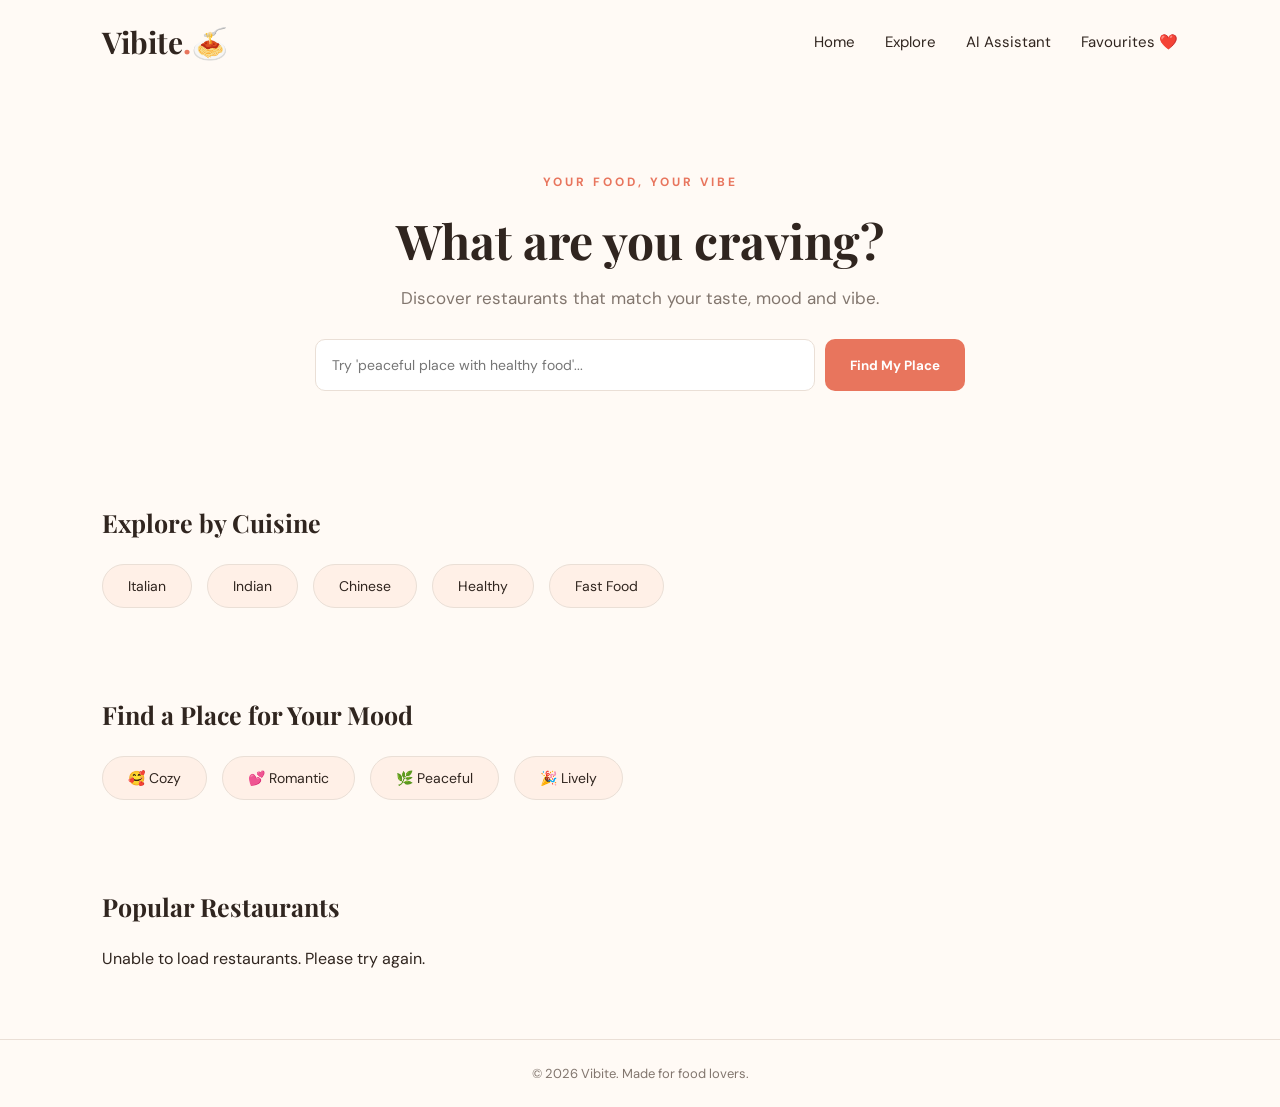
<file: frontend/index.html>
<!DOCTYPE html>
<html lang="en">

<head>
    <link href="https://fonts.googleapis.com/css2?family=DM+Sans:wght@400;500;600;700&family=Playfair+Display:wght@500;600;700&display=swap" rel="stylesheet">
    <meta charset="UTF-8">
    <meta name="viewport" content="width=device-width, initial-scale=1.0">

    <title>Vibite - Your Food, Your Vibe</title>

    <link rel="stylesheet" href="css/style.css">
</head>

<body>

    <!-- Navigation Bar -->
    <header>
        <nav class="navbar">
            <h1 class="logo">Vibite<span>.</span>🍝</h1>

            <div class="nav-links">
                <a href="index.html">Home</a>
                <a href="restaurants.html">Explore</a>
                <a href="chatbot.html">AI Assistant</a>
                <a href="favorites.html">Favourites ❤️</a>
            </div>
        </nav>
    </header>

    <!-- Hero Section -->
    <section class="hero">

        <p class="tagline">YOUR FOOD, YOUR VIBE</p>

        <h2>What are you craving?</h2>

        <p class="hero-description">
            Discover restaurants that match your taste, mood and vibe.
        </p>

        <div class="search-box">
            <input
                type="text"
                id="searchInput"
                placeholder="Try 'peaceful place with healthy food'..."
            >

            <button id="searchButton">Find My Place</button>
        </div>

    </section>

    
<!-- Cuisine Section -->
<section class="cuisine-section">

    <h2>Explore by Cuisine</h2>

    <div class="cuisine-list">
        <button data-cuisine="Italian">Italian</button>
        <button data-cuisine="North Indian">Indian</button>
        <button data-cuisine="Chinese">Chinese</button>
        <button data-cuisine="Healthy">Healthy</button>
        <button data-cuisine="Fast Food">Fast Food</button>
    </div>

</section>


    <!-- Mood Section -->
    <section class="mood-section">

        <h2>Find a Place for Your Mood</h2>

        <div class="mood-list">
    <button data-mood="Cozy">🥰 Cozy</button>
    <button data-mood="Romantic">💕 Romantic</button>
    <button data-mood="Peaceful">🌿 Peaceful</button>
    <button data-mood="Lively">🎉 Lively</button>
    </div>

    </section>

    <!-- Popular Restaurants -->
    <section class="restaurant-section">

        <h2>Popular Restaurants</h2>

        <div id="restaurantList" class="restaurant-list">
            <!-- Restaurant cards will be added using JavaScript -->
        </div>

    </section>

    <!-- Footer -->
    <footer>
        <p>© 2026 Vibite. Made for food lovers.</p>
    </footer>

    <script src="js/main.js"></script>

</body>
</html>
</file>
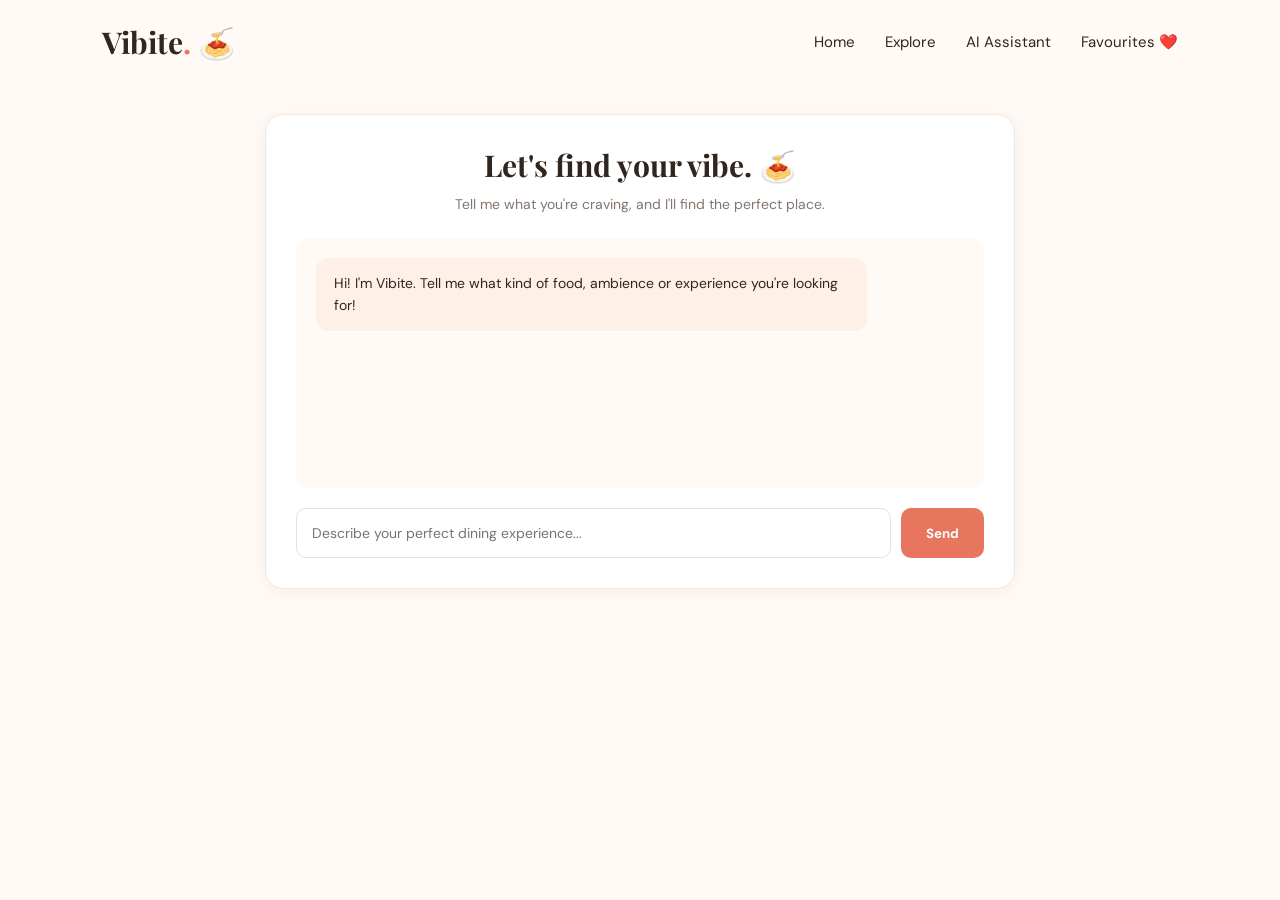
<file: frontend/chatbot.html>
<!DOCTYPE html>
<html lang="en">

<head>
    <meta charset="UTF-8">
    <meta name="viewport" content="width=device-width, initial-scale=1.0">

    <title>Vibite - AI Assistant</title>

    <link href="https://fonts.googleapis.com/css2?family=DM+Sans:wght@400;500;600;700&family=Playfair+Display:wght@500;600;700&display=swap" rel="stylesheet">

    <link rel="stylesheet" href="css/style.css">
</head>

<body>

    <header>
        <nav class="navbar">
            <h1 class="logo">Vibite<span>.</span> 🍝</h1>

            <div class="nav-links">
                <a href="index.html">Home</a>
                <a href="restaurants.html">Explore</a>
                <a href="chatbot.html">AI Assistant</a>
                <a href="favorites.html">Favourites ❤️</a>
            </div>
        </nav>
    </header>

    
<section class="chat-section">

    <div class="chat-container">

        <div class="chat-header">
            <h2>Let's find your vibe. 🍝</h2>
            <p>Tell me what you're craving, and I'll find the perfect place.</p>
        </div>

        <div id="chatMessages" class="chat-messages">

            <div class="bot-message">
                Hi! I'm Vibite. Tell me what kind of food, ambience or
                experience you're looking for!
            </div>

        </div>

        <div class="chat-input-area">

            <input
                type="text"
                id="chatInput"
                placeholder="Describe your perfect dining experience..."
            >

            <button id="sendButton">Send</button>

        </div>

    </div>

</section>


    <script src="js/chatbot.js"></script>

</body>
</html>
</file>
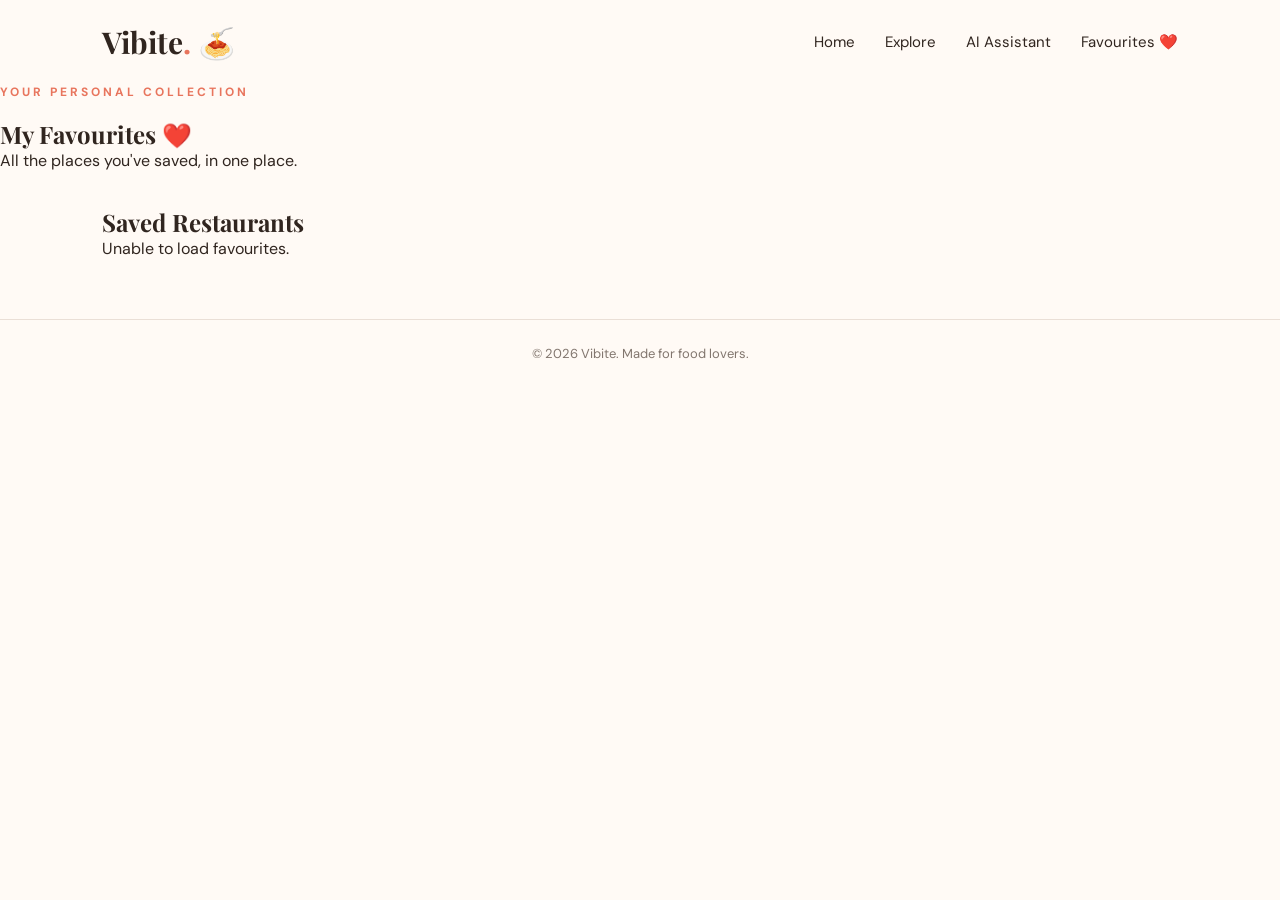
<file: frontend/favorites.html>
<!DOCTYPE html>
<html lang="en">

<head>
    <meta charset="UTF-8">
    <meta name="viewport" content="width=device-width, initial-scale=1.0">

    <title>My Favourites - Vibite</title>

    <link href="https://fonts.googleapis.com/css2?family=DM+Sans:wght@400;500;600;700&family=Playfair+Display:wght@500;600;700&display=swap" rel="stylesheet">

    <link rel="stylesheet" href="css/style.css">
</head>

<body>

    <header>
        <nav class="navbar">
            <h1 class="logo">Vibite<span>.</span> 🍝</h1>

            <div class="nav-links">
                <a href="index.html">Home</a>
                <a href="restaurants.html">Explore</a>
                <a href="chatbot.html">AI Assistant</a>
                <a href="favorites.html">Favourites ❤️</a>
            </div>
        </nav>
    </header>

    <section class="explore-header">

        <p class="tagline">YOUR PERSONAL COLLECTION</p>

        <h2>My Favourites ❤️</h2>

        <p>All the places you've saved, in one place.</p>

    </section>

    <section class="explore-section">

        <div class="explore-heading">
            <h2>Saved Restaurants</h2>
            <p id="favoriteCount">Loading favourites...</p>
        </div>

        <div id="favoriteRestaurantList" class="restaurant-list">

        </div>

    </section>

    <footer>
        <p>© 2026 Vibite. Made for food lovers.</p>
    </footer>

    <script src="js/favorites.js"></script>

</body>
</html>
</file>
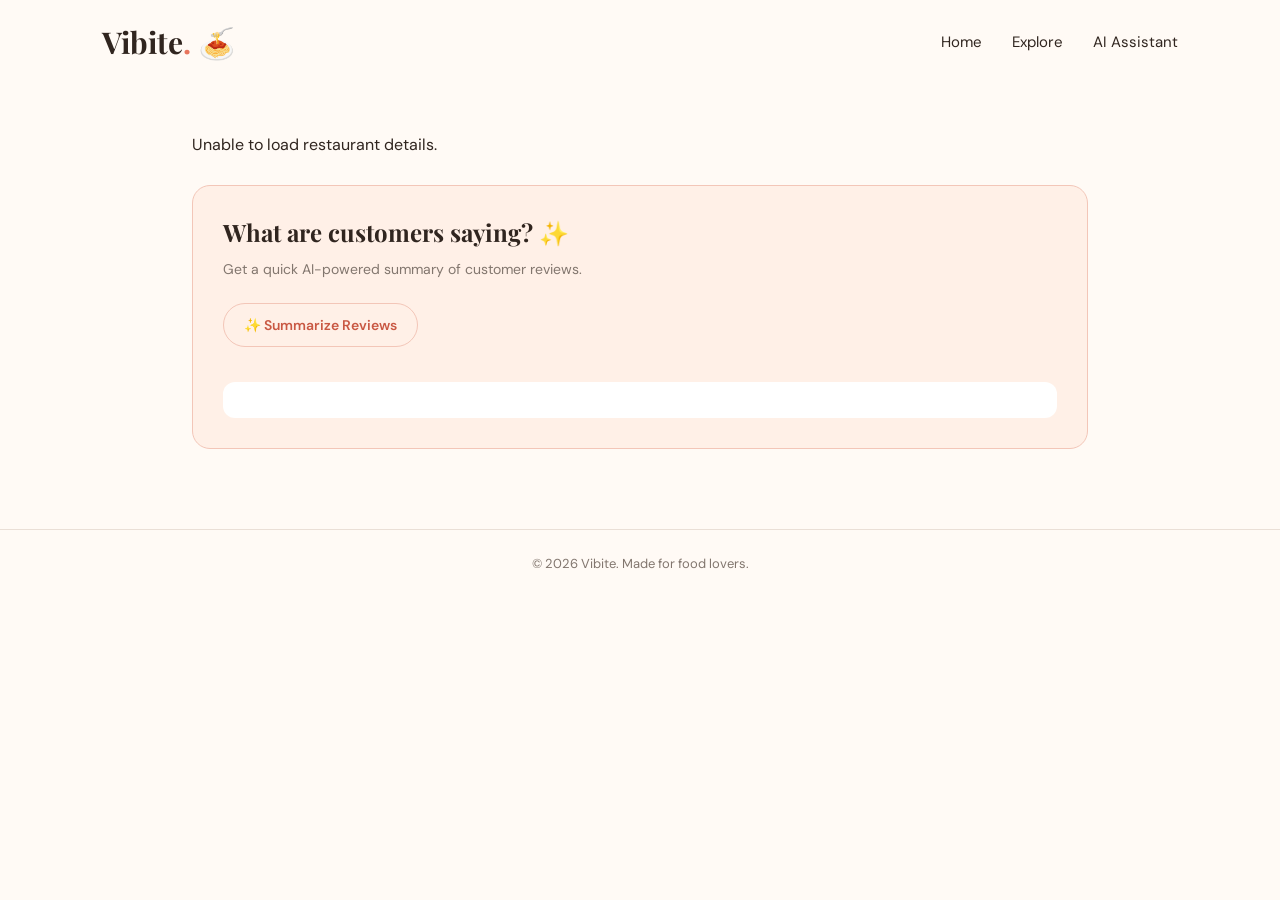
<file: frontend/restaurant-details.html>
<!DOCTYPE html>
<html lang="en">

<head>
    <meta charset="UTF-8">
    <meta name="viewport" content="width=device-width, initial-scale=1.0">

    <title>Restaurant Details - Vibite</title>

    <link href="https://fonts.googleapis.com/css2?family=DM+Sans:wght@400;500;600;700&family=Playfair+Display:wght@500;600;700&display=swap" rel="stylesheet">

    <link rel="stylesheet" href="css/style.css">
</head>

<body>

    <!-- Navigation -->
    <header>
        <nav class="navbar">
            <h1 class="logo">Vibite<span>.</span> 🍝</h1>

            <div class="nav-links">
                <a href="index.html">Home</a>
                <a href="restaurants.html">Explore</a>
                <a href="chatbot.html">AI Assistant</a>
            </div>
        </nav>
    </header>

    <!-- Restaurant Details -->
    <section class="details-section">

        <div id="restaurantDetails">
    <p>Loading restaurant details...</p>
</div>

<!-- AI Review Summary -->
<div id="reviewSummarySection" class="review-summary-section">

    <h3>What are customers saying? ✨</h3>

    <p>Get a quick AI-powered summary of customer reviews.</p>

    <button id="summarizeButton" class="favorite-btn">
        ✨ Summarize Reviews
    </button>

    <div id="reviewSummary"></div>

</div>

    </section>

    <footer>
        <p>© 2026 Vibite. Made for food lovers.</p>
    </footer>

    <script src="js/restaurant-details.js"></script>

</body>
</html>
</file>
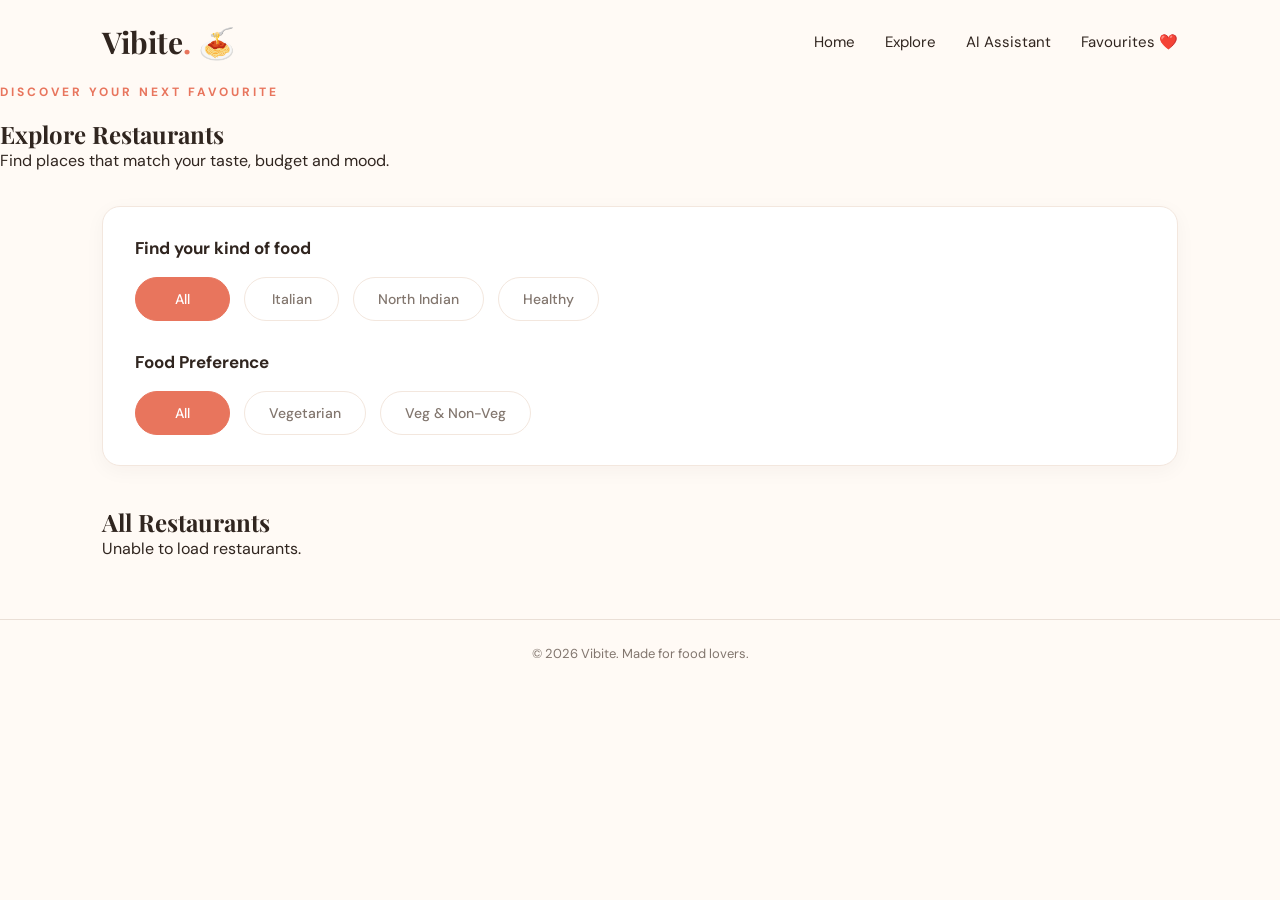
<file: frontend/restaurants.html>
<!DOCTYPE html>
<html lang="en">

<head>
    <meta charset="UTF-8">
    <meta name="viewport" content="width=device-width, initial-scale=1.0">

    <title>Explore Restaurants - Vibite</title>

    <link href="https://fonts.googleapis.com/css2?family=DM+Sans:wght@400;500;600;700&family=Playfair+Display:wght@500;600;700&display=swap" rel="stylesheet">

    <link rel="stylesheet" href="css/style.css">
</head>

<body>

    <!-- Navigation -->
    <header>
        <nav class="navbar">
            <h1 class="logo">Vibite<span>.</span> 🍝</h1>

            <div class="nav-links">
                <a href="index.html">Home</a>
                <a href="restaurants.html">Explore</a>
                <a href="chatbot.html">AI Assistant</a>
                <a href="favorites.html">Favourites ❤️</a>
            </div>
        </nav>
    </header>

    <!-- Explore Header -->
    <section class="explore-header">

        <p class="tagline">DISCOVER YOUR NEXT FAVOURITE</p>

        <h2>Explore Restaurants</h2>

        <p>Find places that match your taste, budget and mood.</p>

    </section>

    <!-- Filters -->
    <section class="explore-section">

        <div class="filter-section">

            <h3>Find your kind of food</h3>

            <div class="filter-buttons">

                <button class="filter-btn active" data-filter="All">All</button>
                <button class="filter-btn" data-filter="Italian">Italian</button>
                <button class="filter-btn" data-filter="North Indian">North Indian</button>
                <button class="filter-btn" data-filter="Healthy">Healthy</button>

            </div>

            <h3>Food Preference</h3>

            <div class="filter-buttons">

                <button class="food-filter-btn active" data-food="All">All</button>
                <button class="food-filter-btn" data-food="Vegetarian">Vegetarian</button>
                <button class="food-filter-btn" data-food="Both">Veg & Non-Veg</button>

            </div>

        </div>

        <!-- Restaurant Cards -->
        <div class="explore-heading">
            <h2>All Restaurants</h2>
            <p id="restaurantCount">Loading restaurants...</p>
        </div>

        <div id="exploreRestaurantList" class="restaurant-list">

        </div>

    </section>

    <footer>
        <p>© 2026 Vibite. Made for food lovers.</p>
    </footer>

    <script src="js/restaurant.js"></script>

</body>
</html>
</file>
<file: frontend/css/style.css>
/* General Styling */
* {
    margin: 0;
    padding: 0;
    box-sizing: border-box;
}

body {
    font-family: 'DM Sans', sans-serif;
    background-color: #FFFAF5;
    color: #30251F;
}

/* Navigation Bar */
.navbar {
    display: flex;
    justify-content: space-between;
    align-items: center;
    padding: 22px 8%;
}

.logo {
    font-size: 30px;
    font-weight: bold;
}

.logo span {
    color: #E8755D;
}

.nav-links {
    display: flex;
    gap: 30px;
}

.nav-links a {
    text-decoration: none;
    color: #30251F;
    font-size: 15px;
}

/* Hero Section */
.hero {
    text-align: center;
    padding: 90px 20px 70px;
}

.tagline {
    color: #E8755D;
    letter-spacing: 3px;
    font-size: 12px;
    font-weight: bold;
    margin-bottom: 18px;
}

.hero h2 {
    font-size: 48px;
    margin-bottom: 15px;
}

.hero-description {
    color: #82766E;
    font-size: 17px;
    margin-bottom: 30px;
}

/* Search Box */
.search-box {
    display: flex;
    justify-content: center;
    gap: 10px;
    max-width: 650px;
    margin: auto;
}

.search-box input {
    flex: 1;
    padding: 16px;
    border: 1px solid #EADFD6;
    border-radius: 10px;
    outline: none;
    font-size: 14px;
    background-color: white;
}

.search-box button {
    padding: 16px 25px;
    background-color: #E8755D;
    color: white;
    border: none;
    border-radius: 10px;
    cursor: pointer;
    font-weight: bold;
}

/* Section Styling */
.cuisine-section,
.mood-section,
.restaurant-section {
    padding: 45px 8%;
}

.cuisine-section h2,
.mood-section h2,
.restaurant-section h2 {
    font-size: 25px;
    margin-bottom: 25px;
}

/* Cuisine and Mood Buttons */
.cuisine-list,
.mood-list {
    display: flex;
    flex-wrap: wrap;
    gap: 15px;
}

.cuisine-list button,
.mood-list button {
    padding: 12px 25px;
    border: 1px solid #EADFD6;
    border-radius: 30px;
    background-color: #FFF0E7;
    color: #30251F;
    cursor: pointer;
    font-size: 14px;
}

/* Restaurant Section */
.restaurant-list {
    display: grid;
    grid-template-columns: repeat(3, minmax(0, 1fr));
    gap: 25px;
    width: 100%;
}

/* Footer */
footer {
    text-align: center;
    padding: 25px;
    color: #82766E;
    font-size: 13px;
    border-top: 1px solid #EADFD6;
}



/* Typography */
h1, h2, h3 {
    font-family: 'Playfair Display', serif;
}

button, input, a, p {
    font-family: 'DM Sans', sans-serif;
}

/* Navigation Hover */
.nav-links a:hover {
    color: #E8755D;
    transition: 0.3s;
}

/* Button Hover Effects */
.search-box button:hover {
    background-color: #C95843;
    transform: translateY(-2px);
    transition: 0.3s;
}

.cuisine-list button:hover,
.mood-list button:hover {
    background-color: #E8755D;
    color: white;
    border-color: #E8755D;
    transition: 0.3s;
}

/* Responsive Design */
@media (max-width: 768px) {

    .navbar {
        flex-direction: column;
        gap: 15px;
    }

    .nav-links {
        gap: 18px;
    }

    .hero h2 {
        font-size: 34px;
    }

    .search-box {
        flex-direction: column;
    }

    .restaurant-list {
        grid-template-columns: 1fr;
    }
}

/* Restaurant Cards */
.restaurant-card {
    background-color: #FFFFFF;
    border: 1px solid #F3E7DE;
    border-radius: 16px;
    padding: 25px;
    box-shadow: 0 4px 15px rgba(48, 37, 31, 0.05);
    transition: 0.3s;
}

.restaurant-card:hover {
    transform: translateY(-5px);
    box-shadow: 0 8px 25px rgba(48, 37, 31, 0.10);
}

.restaurant-info h3 {
    font-size: 21px;
    margin-bottom: 12px;
    color: #30251F;
}

.restaurant-info p {
    font-size: 14px;
    color: #82766E;
    margin-bottom: 10px;
    line-height: 1.5;
}

/* Restaurant Section Spacing */
.restaurant-section {
    padding-bottom: 70px;
}

/* Restaurant Images */
.restaurant-image {
    width: 100%;
    height: 190px;
    object-fit: cover;
    border-radius: 12px;
    display: block;
    margin-bottom: 18px;
}

/* Responsive Restaurant Cards */
@media (max-width: 900px) {
    .restaurant-list {
        grid-template-columns: repeat(2, minmax(0, 1fr));
    }
}

@media (max-width: 600px) {
    .restaurant-list {
        grid-template-columns: 1fr;
    }
}

/* AI Chatbot Section */
.chat-section {
    padding: 30px 20px 70px;
}

.chat-container {
    max-width: 750px;
    margin: auto;
    background-color: #FFFFFF;
    border: 1px solid #F3E7DE;
    border-radius: 18px;
    padding: 30px;
    box-shadow: 0 4px 20px rgba(48, 37, 31, 0.05);
}

.chat-header {
    text-align: center;
    margin-bottom: 25px;
}

.chat-header h2 {
    font-size: 30px;
    margin-bottom: 10px;
}

.chat-header p {
    color: #82766E;
    font-size: 14px;
}

/* Chat Messages */
.chat-messages {
    min-height: 250px;
    max-height: 400px;
    overflow-y: auto;
    padding: 20px;
    background-color: #FFFAF5;
    border-radius: 12px;
    margin-bottom: 20px;
}

.bot-message {
    background-color: #FFF0E7;
    color: #30251F;
    padding: 14px 18px;
    border-radius: 12px;
    max-width: 85%;
    line-height: 1.6;
    font-size: 14px;
}

/* Chat Input */
.chat-input-area {
    display: flex;
    gap: 10px;
}

.chat-input-area input {
    flex: 1;
    min-width: 0;
    padding: 15px;
    border: 1px solid #EADFD6;
    border-radius: 10px;
    outline: none;
    font-size: 14px;
}

.chat-input-area button {
    padding: 15px 25px;
    background-color: #E8755D;
    color: white;
    border: none;
    border-radius: 10px;
    cursor: pointer;
    font-weight: bold;
}

.chat-input-area button:hover {
    background-color: #C95843;
}

@media (max-width: 600px) {
    .chat-container {
        padding: 18px;
    }

    .chat-input-area {
        flex-direction: column;
    }
}

/* AI Recommendation Card */
.recommendation-message {
    background-color: #FFFFFF;
    border: 1px solid #F3E7DE;
    border-left: 4px solid #E8755D;
    border-radius: 14px;
    padding: 22px;
    max-width: 95%;
    line-height: 1.7;
    box-shadow: 0 3px 12px rgba(48, 37, 31, 0.04);
}

/* Recommendation Paragraphs */
.recommendation-message p {
    color: #82766E;
    font-size: 14px;
    margin-bottom: 12px;
}

/* Bold Headings */
.recommendation-message strong {
    color: #30251F;
    font-weight: 700;
}

/* Restaurant Name and Section Headings */
.recommendation-message p strong {
    color: #C95843;
    font-size: 16px;
}

/* Recommendation Lists */
.recommendation-message ul {
    padding-left: 22px;
    margin: 8px 0 18px;
}

.recommendation-message li {
    color: #6F625A;
    font-size: 14px;
    margin-bottom: 8px;
    line-height: 1.6;
}

/* User Messages */
.user-message {
    background-color: #E8755D;
    color: #FFFFFF;
    padding: 13px 18px;
    border-radius: 14px 14px 3px 14px;
    max-width: 75%;
    width: fit-content;
    margin: 15px 0 15px auto;
    font-size: 14px;
    line-height: 1.6;
}

/* Restaurant Details Page */
.details-section {
    padding: 50px 8%;
    max-width: 1100px;
    margin: auto;
}

.details-card {
    background-color: #FFFFFF;
    border: 1px solid #F3E7DE;
    border-radius: 20px;
    padding: 30px;
    box-shadow: 0 5px 20px rgba(48, 37, 31, 0.06);
}

.details-image {
    width: 100%;
    height: 350px;
    object-fit: cover;
    border-radius: 15px;
    margin-bottom: 25px;
}

.details-card h2 {
    font-size: 34px;
    margin-bottom: 12px;
}

.details-card p {
    color: #82766E;
    font-size: 15px;
    line-height: 1.7;
    margin-bottom: 12px;
}

.details-meta {
    display: flex;
    flex-wrap: wrap;
    gap: 12px;
    margin: 20px 0;
}

.details-meta span {
    background-color: #FFF0E7;
    color: #C95843;
    padding: 10px 16px;
    border-radius: 20px;
    font-size: 14px;
    font-weight: 600;
}

.details-card h3 {
    margin: 25px 0 12px;
    font-size: 22px;
}

@media (max-width: 600px) {
    .details-section {
        padding: 25px 5%;
    }

    .details-card {
        padding: 18px;
    }

    .details-image {
        height: 220px;
    }
}

/* Favourite Button */
.favorite-btn {
    background-color: #FFF0E7;
    color: #C95843;
    border: 1px solid #F3C6B8;
    padding: 12px 20px;
    border-radius: 25px;
    font-size: 14px;
    font-weight: 600;
    cursor: pointer;
    margin: 10px 0 20px;
    transition: 0.3s;
}

.favorite-btn:hover {
    background-color: #E8755D;
    color: white;
}


/* AI Review Summary */
.review-summary-section {
    max-width: 1100px;
    margin: 30px auto;
    padding: 30px;
    background-color: #FFF0E7;
    border: 1px solid #F3C6B8;
    border-radius: 18px;
}

.review-summary-section h3 {
    font-size: 24px;
    margin-bottom: 12px;
}

.review-summary-section p {
    color: #82766E;
    font-size: 14px;
    margin-bottom: 15px;
}

#reviewSummary {
    margin-top: 15px;
    padding: 18px;
    background-color: #FFFFFF;
    border-radius: 12px;
    color: #30251F;
    font-size: 15px;
    line-height: 1.8;
}

/* AI Typing Animation */
.typing-indicator {
    display: flex;
    align-items: center;
    gap: 6px;
    width: fit-content;
    padding: 16px 20px;
    margin-bottom: 15px;
}

.typing-indicator span {
    width: 8px;
    height: 8px;
    background-color: #E8755D;
    border-radius: 50%;
    animation: typing 1.2s infinite ease-in-out;
}

.typing-indicator span:nth-child(2) {
    animation-delay: 0.2s;
}

.typing-indicator span:nth-child(3) {
    animation-delay: 0.4s;
}

@keyframes typing {
    0%, 60%, 100% {
        transform: translateY(0);
        opacity: 0.5;
    }

    30% {
        transform: translateY(-7px);
        opacity: 1;
    }
}

/* Explore Page Filters */

.filter-section {
    margin-bottom: 35px;
}

.filter-section h3 {
    font-size: 18px;
    color: #30251F;
    margin-bottom: 16px;
}

.filter-buttons {
    display: flex;
    flex-wrap: wrap;
    gap: 12px;
}

.filter-buttons button {
    padding: 11px 23px;
    border: 1px solid #F3E7DE;
    border-radius: 30px;
    background: #FFFFFF;
    color: #82766E;
    font-size: 14px;
    font-weight: 500;
    cursor: pointer;
    transition: all 0.25s ease;
}

.filter-buttons button:hover {
    background: #FFF0E7;
    color: #C95843;
    border-color: #E8755D;
}

.filter-buttons button.active {
    background: #E8755D;
    color: #FFFFFF;
    border-color: #E8755D;
}

/* Explore Filter Layout */

.explore-section {
    padding: 35px 8% 60px;
}

.filter-section {
    background: #FFFFFF;
    padding: 30px 32px;
    border: 1px solid #F3E7DE;
    border-radius: 18px;
    margin-bottom: 40px;
    box-shadow: 0 5px 20px rgba(48, 37, 31, 0.04);
}

.filter-section h3 {
    margin-bottom: 18px;
    font-family: 'DM Sans', sans-serif;
    font-size: 17px;
    font-weight: 700;
}

.filter-section h3:not(:first-child) {
    margin-top: 30px;
}

.filter-buttons {
    gap: 14px;
}

.filter-buttons button {
    min-width: 95px;
    padding: 12px 24px;
}

@media (max-width: 600px) {
    .filter-section {
        padding: 22px 18px;
    }

    .filter-buttons {
        gap: 10px;
    }

    .filter-buttons button {
        padding: 10px 17px;
    }
}

/* Restaurant Menu */

 
/* Restaurant Menu */

.menu-list {
    display: flex;
    flex-direction: column;
    gap: 28px;
    margin-top: 20px;
}

.menu-category h3 {
    font-size: 19px;
    color: #C95843;
    margin-bottom: 15px;
    padding-bottom: 10px;
    border-bottom: 1px solid #F3E7DE;
}

.menu-category-items {
    display: grid;
    grid-template-columns: repeat(2, minmax(0, 1fr));
    gap: 16px;
}

.menu-item {
    display: flex;
    justify-content: space-between;
    align-items: center;
    gap: 15px;
    padding: 18px;
    background: #FFFAF5;
    border: 1px solid #F3E7DE;
    border-radius: 14px;
    transition: 0.3s ease;
}

.menu-item:hover {
    border-color: #E8755D;
    transform: translateY(-3px);
}

.menu-item h4 {
    color: #30251F;
    font-size: 16px;
    margin-bottom: 8px;
}

.menu-item strong {
    color: #C95843;
    font-size: 16px;
    white-space: nowrap;
}

.veg-label,
.nonveg-label {
    font-size: 12px;
    font-weight: 600;
}

.veg-label {
    color: #39834A;
}

.nonveg-label {
    color: #C95843;
}

@media (max-width: 600px) {
    .menu-category-items {
        grid-template-columns: 1fr;
    }
}


.menu-item:hover {
    border-color: #E8755D;
    transform: translateY(-3px);
}

.menu-item h4 {
    color: #30251F;
    font-size: 16px;
    margin-bottom: 8px;
}

.menu-item p {
    color: #82766E;
    font-size: 13px;
    margin-top: 7px;
    margin-bottom: 0;
}

.menu-item strong {
    color: #C95843;
    font-size: 16px;
    white-space: nowrap;
}

.veg-label,
.nonveg-label {
    font-size: 12px;
    font-weight: 600;
}

.veg-label {
    color: #39834A;
}

.nonveg-label {
    color: #C95843;
}

@media (max-width: 600px) {
    .menu-list {
        grid-template-columns: 1fr;
    }
}
</file>
